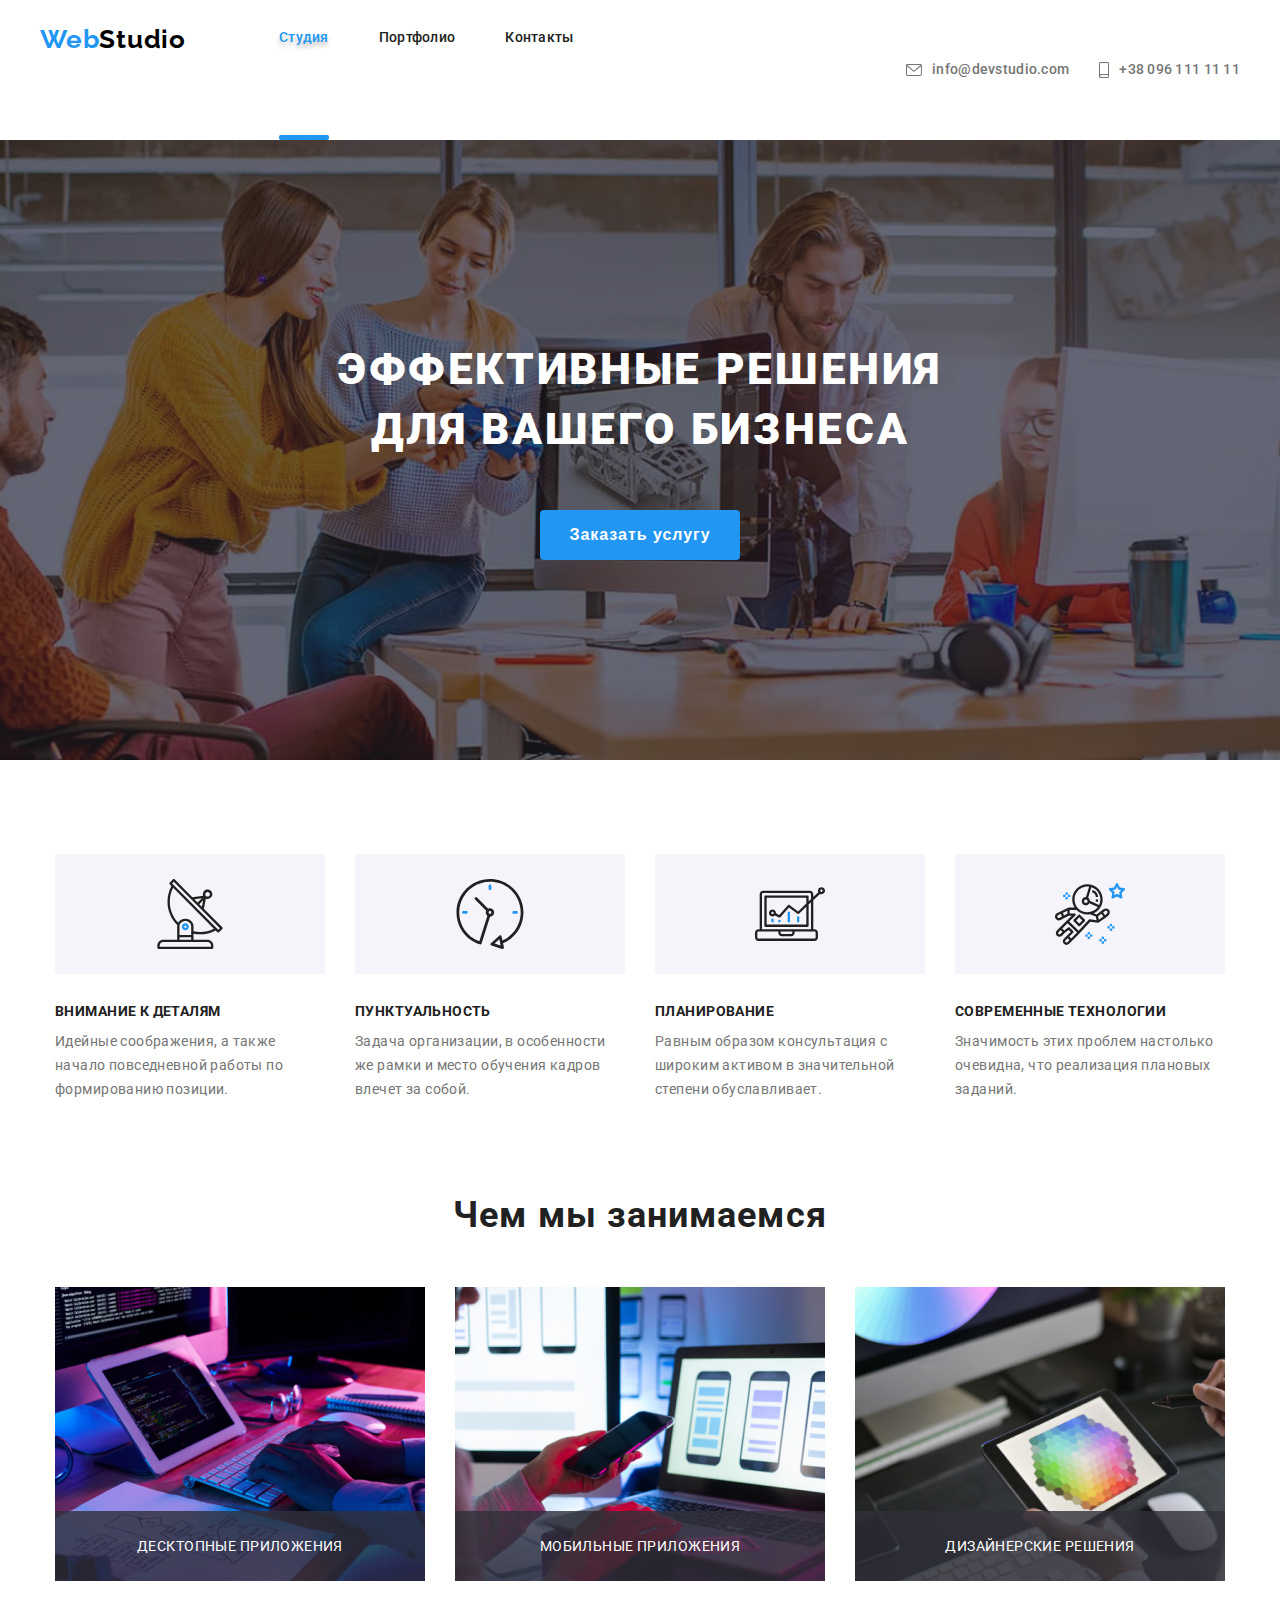
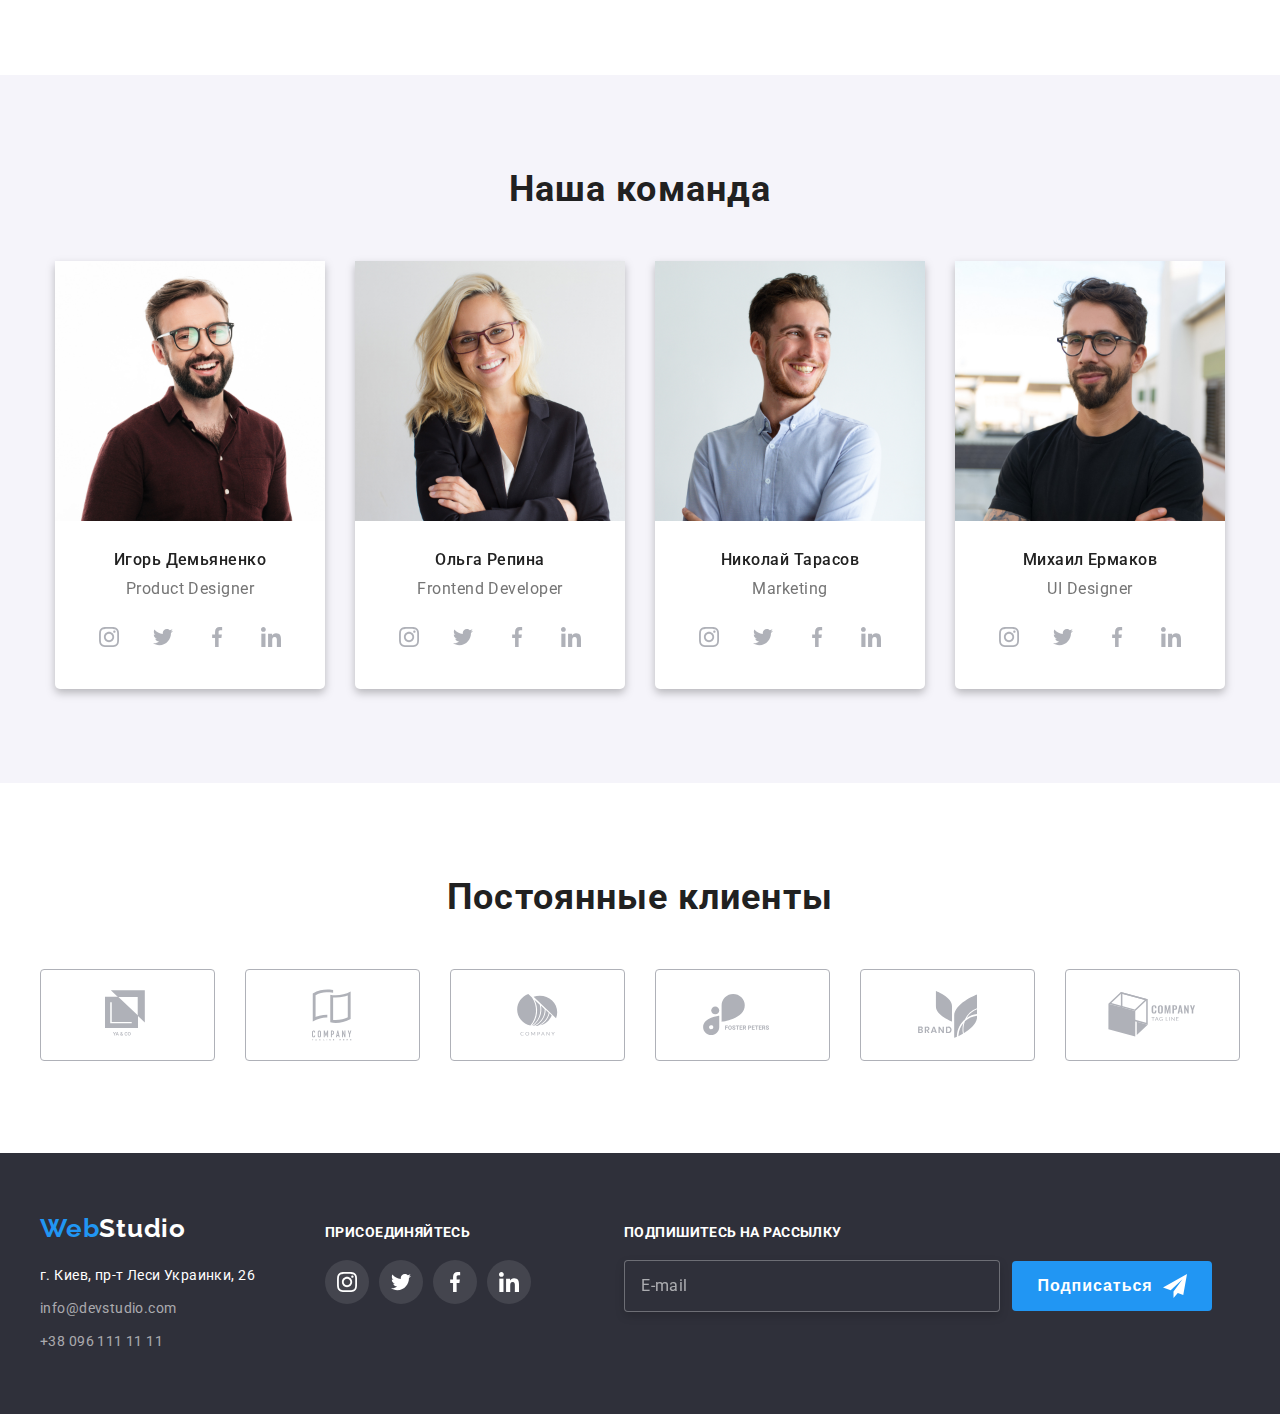
<file: index.html>
<!DOCTYPE html>
<html lang="ru">
<head>
    <meta charset="UTF-8">
    <meta name="viewport" content="width=device-width, initial-scale=1.0">
    <link rel="stylesheet" href="https://cdnjs.cloudflare.com/ajax/libs/modern-normalize/1.0.0/modern-normalize.min.css" integrity="sha512-ISS7cAi1PEhQ8jnbJpJZMd29NlhNj4AWYyLOSp2CE/CsHxTCu+r+t0D2yoJudVrd0/8fTVPUVDzY5Tvli75u/g==" crossorigin="anonymous" />
    <link rel="stylesheet" href="css/style.css">
    <link rel="preconnect" href="https://fonts.gstatic.com">
    <link href="https://fonts.googleapis.com/css2?family=Raleway:wght@700&amp;family=Roboto:wght@400;500;700;900&amp;display=swap" rel="stylesheet">
    <title>Веб Студия</title>
</head>
<body>

<!-- Шапка страницы -->
    <header>
        <div class="container-header">
            <nav class="main-nav">
               <a href="./index.html" class="logo">Web<span class="studio">Studio</span></a>
                <ul class="nav-list">
                    <li class="item">
                        <a class="link current" href="./index.html">Студия</a> 
                    </li>
                    <li class="item">
                        <a class="link" href="portfolio.html">Портфолио</a> 
                        </li>
                    <li class="item">
                        <a class="link" href="#">Контакты</a> 
                    </li>
                </ul>
             </nav>
            <address class="nav-contacts">
                
                <a class="contacts" href="mailto:info@devstudio.com">
                    <svg class="contacts-icon-envelope">
                        <use href="./img/icon/symbol-defs.svg#icon-envelope" >
                        </use>
                    </svg>
                info@devstudio.com</a>
               
                <a class="contacts" href="tel:+380961111111"> 
                    <svg class="contacts-icon-smartphone">
                        <use href="./img/icon/symbol-defs.svg#icon-smartphone" >
                        </use>
                    </svg>
                +38 096 111 11 11</a>
            </address> 
        </div>          
    </header>

<!-- Основной контент -->
    <main>
        
<!-- Герой страницы -->   
        <section class="hero">
            <div class="container-hero">
                <h1 class="hero-description">Эффективные решения <br> для вашего бизнеса</h1>
                
                <button  class="hero-button"data-modal-open>Заказать услугу</button>
            </div>
                <div  class="backdrop is-hidden"data-modal>
                    <div class="modal">
                        <button class="modal-closed" data-modal-close>
                            <svg class="btn-closed">
                                <use href="./img/icon/symbol-defs.svg#icon-close-black">
                                </use>
                            </svg>
                        </button>
                        <form class="modal-form js-send-form" autocomplete="off">
                            <span class="title-modal">Оставьте свои данные, мы вам перезвоним</span>
                            <label class="label-form">
                                <span class="title-imput">Имя</span>
                                <input class="inputs-form" type="text" name="name">
                                <svg width="18" height="18">
                                    <use href="./img/icon/symbol-defs.svg#persone-black-icon"></use>
                                </svg>
                            </label>
                            <label class="label-form">
                                <span class="title-imput">Телефон</span>
                                <input class="inputs-form" type="tel" name="tel">
                                <svg width="18" height="18">
                                    <use href="./img/icon/symbol-defs.svg#phone-black-icon"></use>
                                </svg>
                            </label>
                            <label class="label-form">
                                <span class="title-imput">Почта</span>
                                <input class="inputs-form" type="email" name="email">
                                <svg width="18" height="18">
                                    <use href="./img/icon/symbol-defs.svg#email-black-icon"></use>
                                </svg>
                            </label>
                            <label for="comment">
                                <span class="title-imput">Комментарий</span>
                            </label>
                            <textarea class="comment" name="comment" id="comment" placeholder="Введите текст"></textarea>
                            <div class="agreement">
                                <label>
                                <input class="checkbox visually-hidden" type="checkbox" name="agreement" id="agreement">
                                <span class="check">Соглашаюсь с рассылкой и принимаю <a href="">Условия договора</a></span>
                                </label>
                            </div>
                            <button class="modal-button" type="submit">Отправить</button>
                        </form>
                    </div>
                </div>
        </section>    
     
<!-- Организация работы -->
        <section class="about">
            <div class="container-about">
                <h2 class="visually-hidden">Приемущества</h2>
                    <ul class="advantages-list">
                        <li class="advantages-item">
                            <div class="advantegas-item-block">
                                <svg class="advantegas-icon">
                                    <use href="./img/icon/symbol-defs.svg#icon-antenna-1" >
                                    </use>
                                </svg>
                            </div>
                            <h3>Внимание к деталям</h3>
                            <p>Идейные соображения, а также начало повседневной работы по формированию позиции.</p>
                        </li>
                        <li class="advantages-item">
                            <div class="advantegas-item-block">
                                <svg class="advantegas-icon">
                                    <use href="./img/icon/symbol-defs.svg#icon-clock-1" >
                                    </use>
                                </svg>
                            </div>
                            <h3>Пунктуальность</h3>
                            <p>Задача организации, в особенности же рамки и место обучения кадров влечет за собой.</p>
                        </li> 
                        <li class="advantages-item">
                            <div class="advantegas-item-block">
                                <svg class="advantegas-icon">
                                    <use href="./img/icon/symbol-defs.svg#icon-diagram-1" >
                                    </use>
                                </svg>
                            </div>
                            <h3>Планирование</h3>
                            <p>Равным образом консультация с широким активом в значительной степени обуславливает.</p>
                        </li>
                        <li class="advantages-item">
                            <div class="advantegas-item-block">
                                <svg class="advantegas-icon">
                                    <use href="./img/icon/symbol-defs.svg#icon-astronaut-1" >
                                    </use>
                                </svg>
                            </div>
                            <h3>Современные технологии</h3>
                            <p>Значимость этих проблем настолько очевидна, что реализация плановых заданий.</p>
                        </li>
                    </ul>
            </div>
        </section>
<!-- Деятельность -->
        <section class="activity">
        <div class="activity-container">
            <h2>Чем мы занимаемся</h2>
                <ul class="activity-list">
                    <li class="activity-item">
                        <img src="./img/activity/box1.jpg" alt="компьютер" height="294px" width="370px">
                        <div class="activity-text">
                            <p>Десктопные приложения</p>
                        </div>
                    </li>
                    <li class="activity-item">
                        <img src="./img/activity/box2.jpg" alt="телефон" height="294px" width="370px">
                        <div class="activity-text">
                            <p>Мобильные приложения</p>
                        </div>
                    </li>
                    <li class="activity-item">
                        <img src="./img/activity/box3.jpg" alt="планшет" height="294px" width="370px">
                        <div class="activity-text">
                            <p>Дизайнерские решения</p>
                        </div>
                    </li>
                </ul>
            </div>
        </section>
<!-- Наша команда -->
         <section class="team">
            <div class="team-container">
                <h2>Наша команда</h2>
                <ul class="team-list">
                    <li class="team-cards">
                        <img src="./img/team/card1.jpg" alt="Игорь_Демьяненко" height="270px" width="270px">
                            <div class="cards-text">
                                <h3>Игорь Демьяненко</h3>
                                <p>Product Designer</p> 
                                <ul class="socials-list">
                                    <li> 
                                        <a class="socials-link" href="">
                                            <svg class="socials-icon">
                                                <use href="./img/icon/symbol-defs.svg#icon-instagram-2" >
                                                </use>
                                            </svg>
                                        </a>
                                    </li>
                                    <li> 
                                        <a class="socials-link" href=""> 
                                            <svg class="socials-icon">
                                                <use href="./img/icon/symbol-defs.svg#icon-twitter-1" >
                                                </use>
                                            </svg>
                                        </a>   
                                    </li>
                                    <li> 
                                        <a class="socials-link" href="">
                                            <svg class="socials-icon">
                                                <use href="./img/icon/symbol-defs.svg#icon-facebook-1" >
                                                </use>
                                            </svg>
                                        </a>
                                    </li>
                                    <li> 
                                        <a class="socials-link" href=""> 
                                            <svg class="socials-icon">
                                                <use href="./img/icon/symbol-defs.svg#icon-linkedin-1" >
                                                </use>
                                            </svg>
                                        </a>   
                                    </li>
                                </ul>
                            </div>
                    </li>
                    <li class="team-cards">
                        <img src="./img/team/card2.jpg" alt="Ольга_Репина" height="270px" width="270px">
                            <div class="cards-text">
                                <h3>Ольга Репина</h3>
                                <p>Frontend Developer</p> 
                                <ul class="socials-list">
                                    <li> 
                                        <a class="socials-link" href="">
                                            <svg class="socials-icon">
                                                <use href="./img/icon/symbol-defs.svg#icon-instagram-2" >
                                                </use>
                                            </svg>
                                        </a>
                                    </li>
                                    <li> 
                                        <a class="socials-link" href=""> 
                                            <svg class="socials-icon">
                                                <use href="./img/icon/symbol-defs.svg#icon-twitter-1" >
                                                </use>
                                            </svg>
                                        </a>   
                                    </li>
                                    <li> 
                                        <a class="socials-link" href="">
                                            <svg class="socials-icon">
                                                <use href="./img/icon/symbol-defs.svg#icon-facebook-1" >
                                                </use>
                                            </svg>
                                        </a>
                                    </li>
                                    <li> 
                                        <a class="socials-link" href=""> 
                                            <svg class="socials-icon">
                                                <use href="./img/icon/symbol-defs.svg#icon-linkedin-1" >
                                                </use>
                                            </svg>
                                        </a>   
                                    </li>
                                </ul>
                            </div> 
                    </li>
                    <li class="team-cards">
                        <img src="./img/team/card3.jpg" alt="Николай_Тарасов" height="270px" width="270px">
                            <div class="cards-text">
                                <h3>Николай Тарасов</h3>
                                <p>Marketing</p> 
                                <ul class="socials-list">
                                    <li> 
                                        <a class="socials-link" href="">
                                            <svg class="socials-icon">
                                                <use href="./img/icon/symbol-defs.svg#icon-instagram-2" >
                                                </use>
                                            </svg>
                                        </a>
                                    </li>
                                    <li> 
                                        <a class="socials-link" href=""> 
                                            <svg class="socials-icon">
                                                <use href="./img/icon/symbol-defs.svg#icon-twitter-1" >
                                                </use>
                                            </svg>
                                        </a>   
                                    </li>
                                    <li> 
                                        <a class="socials-link" href="">
                                            <svg class="socials-icon">
                                                <use href="./img/icon/symbol-defs.svg#icon-facebook-1" >
                                                </use>
                                            </svg>
                                        </a>
                                    </li>
                                    <li> 
                                        <a class="socials-link" href=""> 
                                            <svg class="socials-icon">
                                                <use href="./img/icon/symbol-defs.svg#icon-linkedin-1" >
                                                </use>
                                            </svg>
                                        </a>   
                                    </li>
                                </ul>
                            </div>
                    </li>
                    <li class="team-cards">
                        <img src="./img/team/card4.jpg" alt="Михаил_Ермаков" height="270px" width="270px">
                            <div class="cards-text">
                                <h3>Михаил Ермаков</h3>
                                <p>UI Designer</p> 
                                <ul class="socials-list">
                                    <li> 
                                        <a class="socials-link" href="">
                                            <svg class="socials-icon">
                                                <use href="./img/icon/symbol-defs.svg#icon-instagram-2" >
                                                </use>
                                            </svg>
                                        </a>
                                    </li>
                                    <li> 
                                        <a class="socials-link" href=""> 
                                            <svg class="socials-icon">
                                                <use href="./img/icon/symbol-defs.svg#icon-twitter-1" >
                                                </use>
                                            </svg>
                                        </a>   
                                    </li>
                                    <li> 
                                        <a class="socials-link" href="">
                                            <svg class="socials-icon">
                                                <use href="./img/icon/symbol-defs.svg#icon-facebook-1" >
                                                </use>
                                            </svg>
                                        </a>
                                    </li>
                                    <li> 
                                        <a class="socials-link" href=""> 
                                            <svg class="socials-icon">
                                                <use href="./img/icon/symbol-defs.svg#icon-linkedin-1" >
                                                </use>
                                            </svg>
                                        </a>   
                                    </li>
                                </ul>
                            </div> 
                    </li>
                </ul>
            </div>
        </section>
        <section class="client-section">
            <div class="client-container">
            <h2>Постоянные клиенты</h2>
            <ul class="client-list">
                <li>
                    <a class="client-link" href="#">
                        <svg class="client-icon" width="44px"  height="49">
                            <use href="./img/icon/symbol-defs.svg#icon-logo-1">
                            </use>
                        </svg>
                    </a>
                </li>
                <li>
                    <a class="client-link" href="#">
                        <svg class="client-icon" width="40px"  height="52">
                            <use href="./img/icon/symbol-defs.svg#icon-logo-2">
                            </use>
                        </svg>
                    </a>
                </li>
                <li>
                    <a class="client-link" href="#">
                        <svg class="client-icon" width="41px"  height="42">
                            <use href="./img/icon/symbol-defs.svg#icon-logo-3">
                            </use>
                        </svg>
                    </a>
                </li>
                <li>
                    <a class="client-link" href="#">
                        <svg class="client-icon" width="79px"  height="42">
                            <use href="./img/icon/symbol-defs.svg#icon-logo-4" >
                            </use>
                        </svg>
                    </a>  
                </li>
                <li>
                    <a class="client-link" href="#">
                        <svg class="client-icon" width="59px"  height="47">
                            <use href="./img/icon/symbol-defs.svg#icon-logo-5">
                            </use>
                        </svg>
                    </a>
                </li>
                <li>
                    <a class="client-link" href="#">
                        <svg class="client-icon" width="88px"  height="45">
                            <use href="./img/icon/symbol-defs.svg#icon-logo-6">
                            </use>
                        </svg>
                    </a>  
                </li>
            </ul>
        </div>
        </section>
    </main>

<!-- Подвал страницы-->
        <footer>
            <div class="footer-container">
                <div class="adress-container">
                    <h2 class="visually-hidden">Где нас найти</h2> 
                        <a href="./index.html" class="logo-footer">Web<span class="studio-footer">Studio</span></a>
                            <address class="address-contacts">
                            <p>г. Киев, пр-т Леси Украинки, 26 </p> 
                            <a href="mailto:info@devstudio.com">info@devstudio.com</a> 
                            <a href="tel:+380961111111">+38 096 111 11 11</a>
                            </address>
                </div>     
                <div class="socials-container-footer">
                    <b class="get-us">присоединяйтесь</b>
                        <ul class="socials-list-footer">
                            <li> 
                                <a class="socials-link-footer" href="">
                                    <svg class="socials-icon-footer">
                                        <use href="./img/icon/symbol-defs.svg#icon-instagram-2" >
                                        </use>
                                    </svg>
                                </a>
                            </li>
                            <li> 
                                <a class="socials-link-footer" href=""> 
                                    <svg class="socials-icon-footer">
                                        <use href="./img/icon/symbol-defs.svg#icon-twitter-1" >
                                        </use>
                                    </svg>
                                </a>   
                            </li>
                            <li> 
                                <a class="socials-link-footer" href="">
                                    <svg class="socials-icon-footer">
                                        <use href="./img/icon/symbol-defs.svg#icon-facebook-1" >
                                        </use>
                                    </svg>
                                </a>
                            </li>
                            <li> 
                                <a class="socials-link-footer" href=""> 
                                    <svg class="socials-icon-footer">
                                        <use href="./img/icon/symbol-defs.svg#icon-linkedin-1" >
                                        </use>
                                    </svg>
                                </a>   
                            </li>
                        </ul>
                </div>
                    <div class="subscribe-container">
                        <b class="subscribe-web-studio">
                        Подпишитесь на рассылку
                        </b>
                        <form class="subscribe js-footer-send-form">
                                <div class="footer-mail">
                                    <input class="input-subscribe" type="email" placeholder="E-mail" name="mail" id="mail">
                                        <button class="btn-subscribe" type="submit" name="mail">Подписаться
                                            <svg class="icon-send" width="24" height="24">
                                                <use href="./img/icon/symbol-defs.svg#icon-send">
                                                </use>
                                            </svg>
                                        </button>
                                </div>  
                        </form>  
                    </div>    
            </div> 
        </footer>
        <script src="./js/modal.js"></script>
        <!-- Заказ услуги -->
        <script>
            (() => {
      document
        .querySelector('.js-send-form')
        .addEventListener('submit', e => {
        e.preventDefault();
    
        new FormData(e.currentTarget).forEach((value, name) =>
          console.log(`${name}: ${value}`),
        );
      });
    })();
        </script>
        <!-- Подписка -->
        <script>
            (() => {
      document
        .querySelector('.js-footer-send-form')
        .addEventListener('submit', e => {
        e.preventDefault();
    
        new FormData(e.currentTarget).forEach((value, name) =>
          console.log(`${name}: ${value}`),
        );
      });
    })();
        </script>
</body>
</html>
</file>
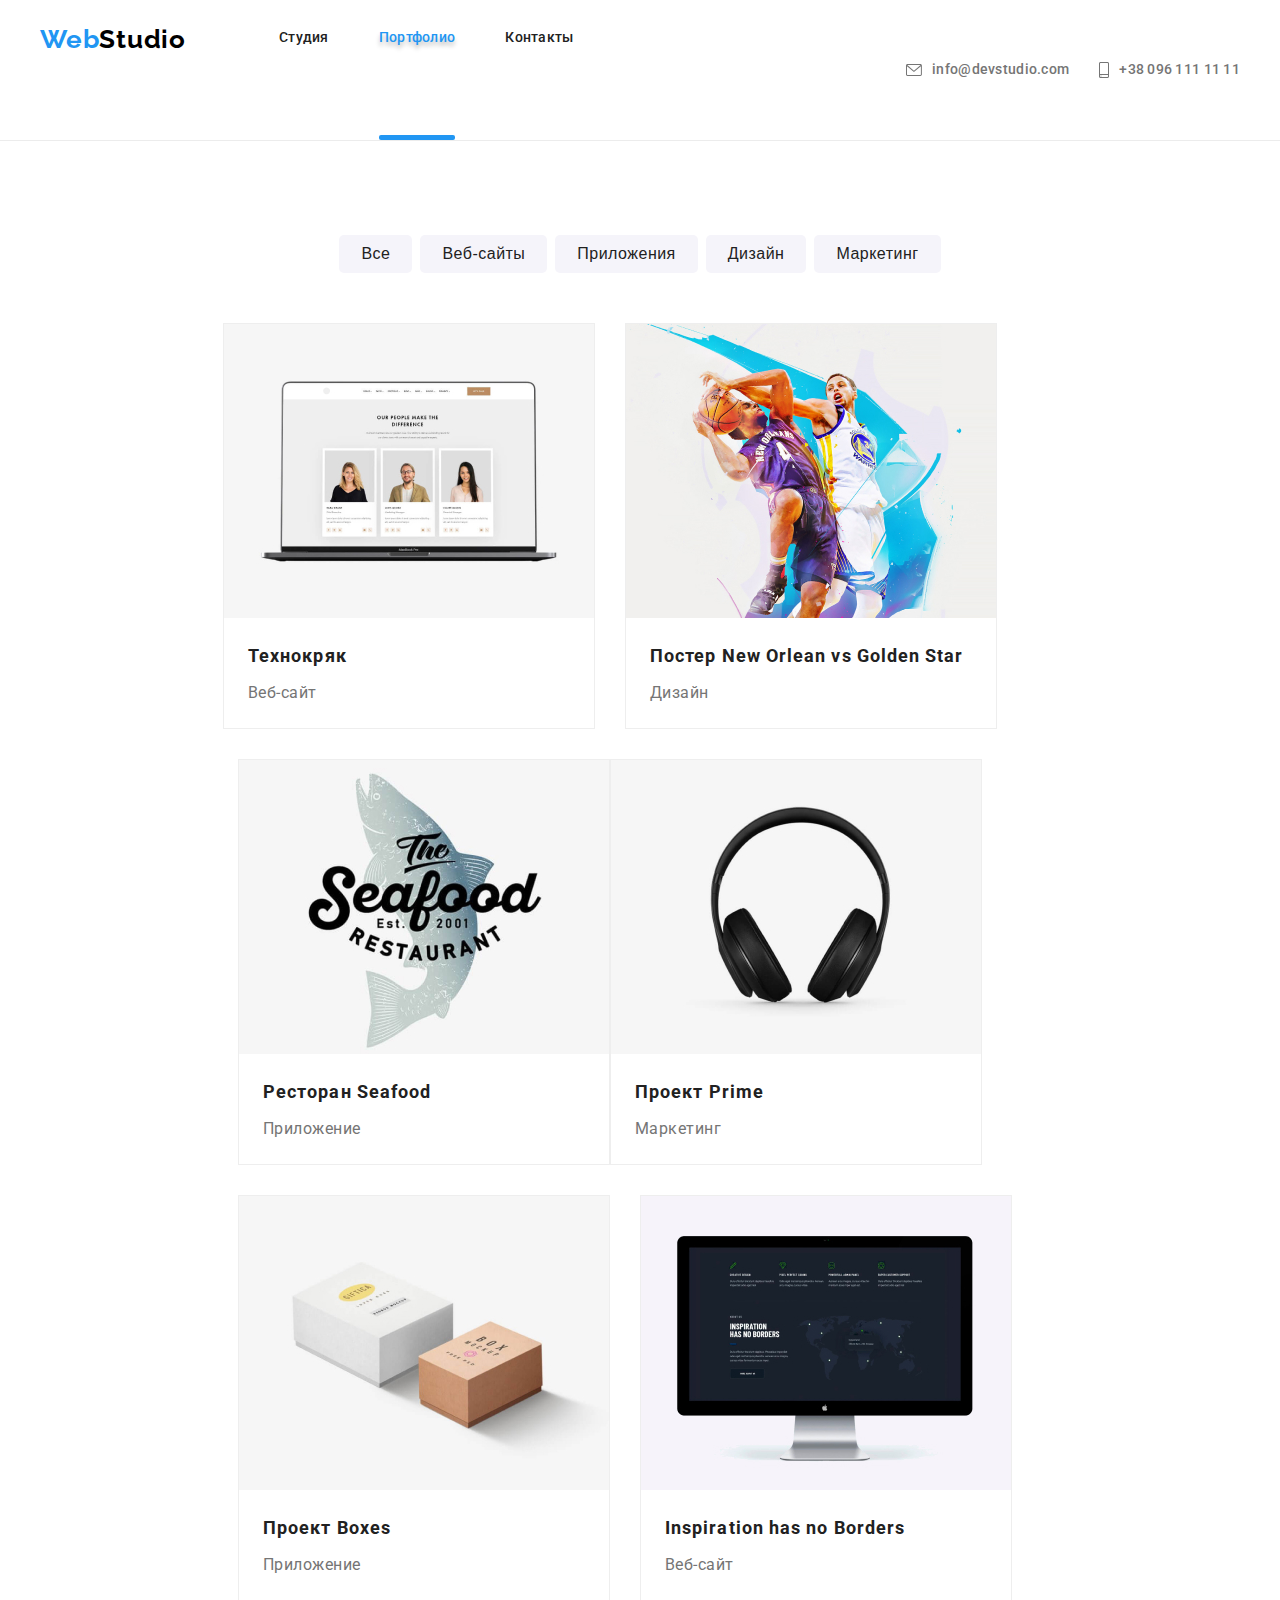
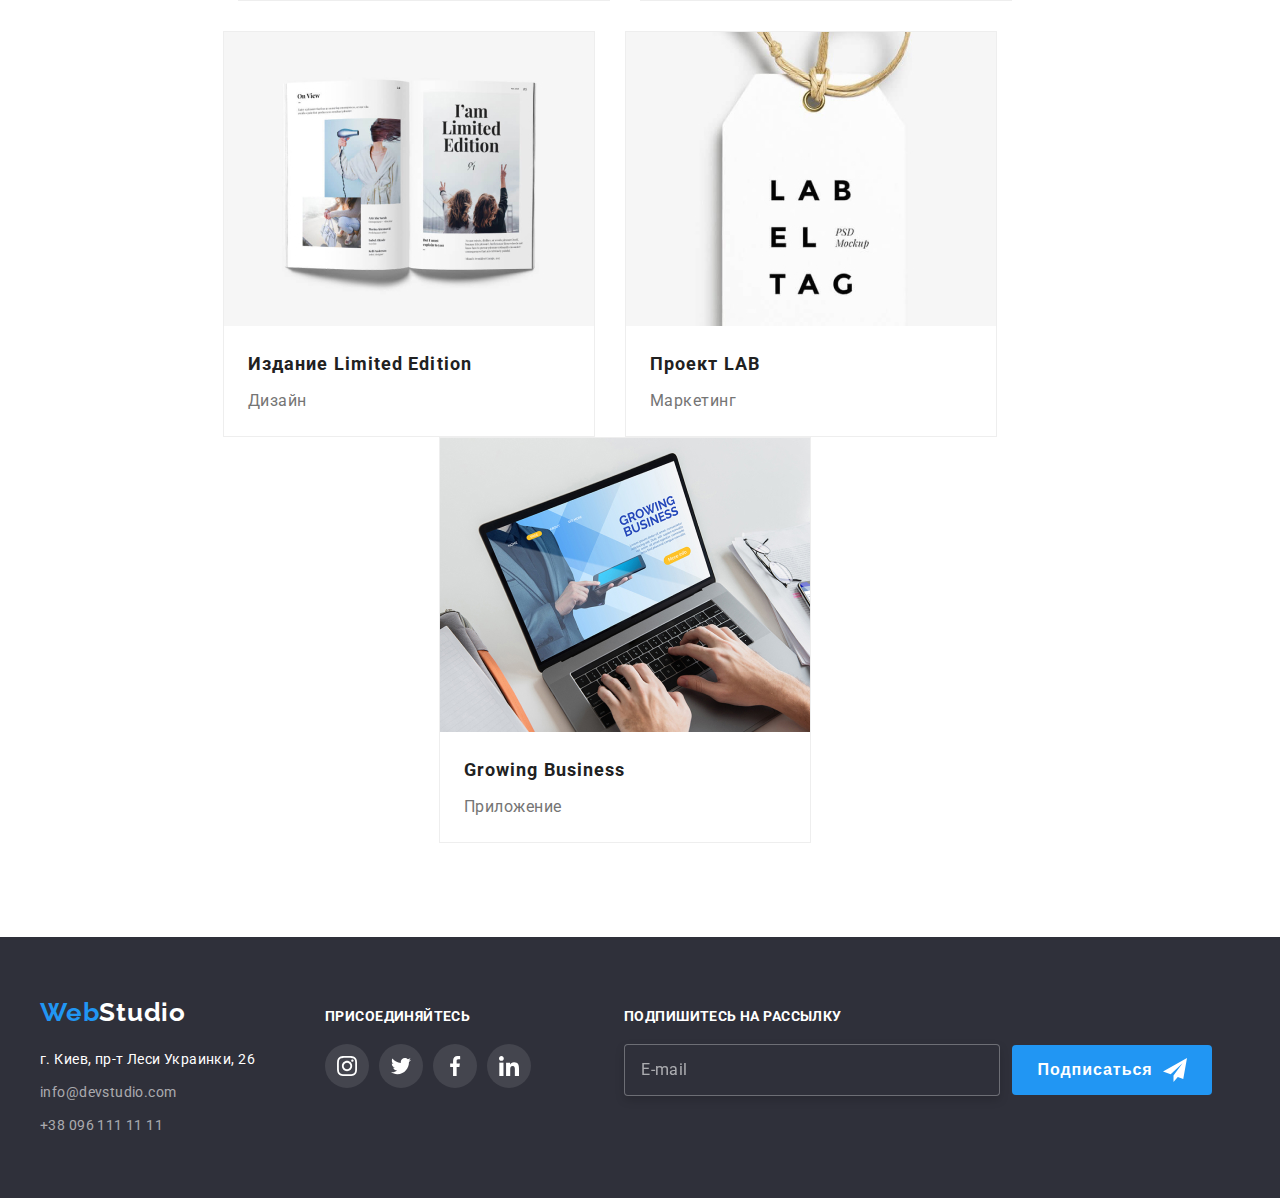
<file: portfolio.html>
<!DOCTYPE html>
<html lang="ru">
<head>
    <meta charset="UTF-8">
    <meta name="viewport" content="width=device-width, initial-scale=1.0">
    <link rel="stylesheet" href="https://cdnjs.cloudflare.com/ajax/libs/modern-normalize/1.0.0/modern-normalize.min.css" integrity="sha512-ISS7cAi1PEhQ8jnbJpJZMd29NlhNj4AWYyLOSp2CE/CsHxTCu+r+t0D2yoJudVrd0/8fTVPUVDzY5Tvli75u/g==" crossorigin="anonymous" />
    <link rel="stylesheet" href="css/style.css">
    <link rel="preconnect" href="https://fonts.gstatic.com">
    <link href="https://fonts.googleapis.com/css2?family=Raleway:wght@700&amp;family=Roboto:wght@400;500;700;900&amp;display=swap" rel="stylesheet">
    <title>Портфолио</title>
</head>
<body>
    
<!-- Шапка страницы -->
<header>
    <div class="container-header">
        <nav class="main-nav">
           <a href="./index.html" class="logo">Web<span class="studio">Studio</span></a>
            <ul class="nav-list">
                <li class="item">
                    <a class="link" href="./index.html">Студия</a> 
                </li>
                <li class="item">
                    <a class="link current" href="portfolio.html">Портфолио</a> 
                    </li>
                <li class="item">
                    <a class="link" href="#">Контакты</a> 
                </li>
            </ul>
         </nav>
        <address class="nav-contacts">
            
            <a class="contacts" href="mailto:info@devstudio.com">
                <svg class="contacts-icon-envelope">
                    <use href="./img/icon/symbol-defs.svg#icon-envelope" >
                    </use>
                </svg>
            info@devstudio.com</a>
           
            <a class="contacts" href="tel:+380961111111"> 
                <svg class="contacts-icon-smartphone">
                    <use href="./img/icon/symbol-defs.svg#icon-smartphone" >
                    </use>
                </svg>
            +38 096 111 11 11</a>
        </address> 
    </div>          
</header>
<!-- Основной контент -->
<main>
    <section class="project">
        <div class="container-project">
            <h1 class="visually-hidden">Портфолио</h1>
                <ul class="list-btn-project">
                    <li> <button class="btn-project" type="button">Все</button> </li>
                    <li> <button class="btn-project" type="button">Веб-сайты</button> </li>
                    <li> <button class="btn-project" type="button">Приложения</button> </li>
                    <li> <button class="btn-project" type="button">Дизайн</button> </li>
                    <li> <button class="btn-project" type="button">Маркетинг</button> </li>
                </ul>

                <ul class="project-cards">
                        <li class="container-cards">
                            <a class="card-link" href="">
                                <div class="thumb">
                                    <div class="overlay">
                                        <p>
                                            Технокряк это современная площадка распространения коронавируса.
                                             Компании используют эту платформу для цифрового шпионажа и атак
                                              на защищённые сервера конкурентов.
                                        </p>
                                    </div>
                                    <img src="./img/project/project-1.jpg" alt="" height="294px" width="370px"> 
                                </div>
                                <div class="cards">
                                    <h2>Технокряк</h2>
                                    <p>Веб-сайт</p>
                                </div>
                            </a>
                        </li>

                        <li class="container-cards">
                            <a class="card-link" href="">
                                <div class="thumb">
                                    <div class="overlay">
                                        <p>
                                            Технокряк это современная площадка распространения коронавируса.
                                             Компании используют эту платформу для цифрового шпионажа и атак
                                              на защищённые сервера конкурентов.
                                        </p>
                                    </div>
                                    <img src="./img/project/project-2.jpg" alt="" height="294px" width="370px"> 
                                </div>
                                <div class="cards"> 
                                    <h2>Постер New Orlean vs Golden Star</h2>
                                    <p>Дизайн</p>
                                </div>
                            </a>
                        </li>
                    
                        <li class="container-cards">
                            <a class="card-link" href="">
                                <div class="thumb">
                                    <div class="overlay">
                                        <p>
                                            Технокряк это современная площадка распространения коронавируса.
                                             Компании используют эту платформу для цифрового шпионажа и атак
                                              на защищённые сервера конкурентов.
                                        </p>
                                    </div>
                                    <img src="./img/project/project-3.jpg" alt="" height="294px" width="370px"> 
                                </div>
                                <div class="cards"> 
                                    <h2>Ресторан Seafood</h2>
                                    <p>Приложение</p>
                                </div>
                            </a>
                        </li>
                    
                        <li class="container-cards">
                             <a class="card-link" href="">
                                <div class="thumb">
                                    <div class="overlay">
                                        <p>
                                            Технокряк это современная площадка распространения коронавируса.
                                             Компании используют эту платформу для цифрового шпионажа и атак
                                              на защищённые сервера конкурентов.
                                        </p>
                                    </div>
                                    <img src="./img/project/project-4.jpg" alt="" height="294px" width="370px"> 
                                </div> 
                                <div class="cards">
                                    <h2>Проект Prime</h2>
                                    <p>Маркетинг</p>
                                </div>
                            </a>
                        </li>
                   
                        <li class="container-cards">
                            <a class="card-link" href="">
                                <div class="thumb">
                                    <div class="overlay">
                                        <p>
                                            Технокряк это современная площадка распространения коронавируса.
                                             Компании используют эту платформу для цифрового шпионажа и атак
                                              на защищённые сервера конкурентов.
                                        </p>
                                    </div>
                                    <img src="./img/project/project-5.jpg"  alt="" height="294px" width="370px"> 
                                </div> 
                                <div class="cards"> 
                                    <h2>Проект Boxes</h2>
                                    <p>Приложение</p>
                                </div>
                            </a>
                        </li>
                    
                        <li class="container-cards">
                            <a class="card-link" href="">
                                <div class="thumb">
                                    <div class="overlay">
                                        <p>
                                            Технокряк это современная площадка распространения коронавируса.
                                             Компании используют эту платформу для цифрового шпионажа и атак
                                              на защищённые сервера конкурентов.
                                        </p>
                                    </div>
                                    <img src="./img/project/project-6.jpg"  alt="" height="294px" width="370px"> 
                                </div> 
                                <div class="cards">
                                    <h2>Inspiration has no Borders</h2>
                                    <p>Веб-сайт</p>
                                </div>
                            </a>
                        </li>
                 
                        <li class="container-cards">
                            <a class="card-link" href="">
                                <div class="thumb">
                                    <div class="overlay">
                                        <p>
                                            Технокряк это современная площадка распространения коронавируса.
                                             Компании используют эту платформу для цифрового шпионажа и атак
                                              на защищённые сервера конкурентов.
                                        </p>
                                    </div>
                                    <img src="./img/project/project-7.jpg"  alt="" height="294px" width="370px"> 
                                </div> 
                                <div class="cards"> 
                                    <h2>Издание Limited Edition</h2>
                                    <p>Дизайн</p>
                                </div>
                            </a>
                        </li>
                 
                        <li class="container-cards">
                            <a class="card-link" href="">
                                <div class="thumb">
                                    <div class="overlay">
                                        <p>
                                            Технокряк это современная площадка распространения коронавируса.
                                             Компании используют эту платформу для цифрового шпионажа и атак
                                              на защищённые сервера конкурентов.
                                        </p>
                                    </div>
                                    <img src="./img/project/project-8.jpg"  alt="" height="294px" width="370px"> 
                                </div> 
                                <div class="cards"> 
                                    <h2>Проект LAB</h2>
                                    <p>Маркетинг</p>
                                </div>
                            </a>
                        </li>

                        <li class="container-cards">
                            <a class="card-link" href="">
                                <div class="thumb">
                                    <div class="overlay">
                                        <p>
                                            Технокряк это современная площадка распространения коронавируса.
                                             Компании используют эту платформу для цифрового шпионажа и атак
                                              на защищённые сервера конкурентов.
                                        </p>
                                    </div>
                                    <img src="./img/project/project-9.jpg"  alt="" height="294px" width="370px"> 
                                </div> 
                                <div class="cards">
                                    <h2>Growing Business</h2>
                                    <p>Приложение</p>
                                </div>
                            </a>
                        </li>
                </ul>
        </div>
    </section>
    
</main>

<!-- Подвал страницы-->
<footer>
    <div class="footer-container">
        <div class="adress-container">
            <h2 class="visually-hidden">Где нас найти</h2> 
                <a href="./index.html" class="logo-footer">Web<span class="studio-footer">Studio</span></a>
                    <address class="address-contacts">
                    <p>г. Киев, пр-т Леси Украинки, 26 </p> 
                    <a href="mailto:info@devstudio.com">info@devstudio.com</a> 
                    <a href="tel:+380961111111">+38 096 111 11 11</a>
                    </address>
        </div>     
        <div class="socials-container-footer">
            <b class="get-us">присоединяйтесь</b>
                <ul class="socials-list-footer">
                    <li> 
                        <a class="socials-link-footer" href="">
                            <svg class="socials-icon-footer">
                                <use href="./img/icon/symbol-defs.svg#icon-instagram-2" >
                                </use>
                            </svg>
                        </a>
                    </li>
                    <li> 
                        <a class="socials-link-footer" href=""> 
                            <svg class="socials-icon-footer">
                                <use href="./img/icon/symbol-defs.svg#icon-twitter-1" >
                                </use>
                            </svg>
                        </a>   
                    </li>
                    <li> 
                        <a class="socials-link-footer" href="">
                            <svg class="socials-icon-footer">
                                <use href="./img/icon/symbol-defs.svg#icon-facebook-1" >
                                </use>
                            </svg>
                        </a>
                    </li>
                    <li> 
                        <a class="socials-link-footer" href=""> 
                            <svg class="socials-icon-footer">
                                <use href="./img/icon/symbol-defs.svg#icon-linkedin-1" >
                                </use>
                            </svg>
                        </a>   
                    </li>
                </ul>
        </div>
        <form class="subscribe js-footer-send-form">
            <label for="mail" name="mail" class="subscribe-web-studio">
            Подпишитесь на рассылку
            </label>
                <div class="footer-mail">
                    <input class="input-subscribe" type="email" placeholder="E-mail" name="mail" id="mail">
                        <button class="btn-subscribe" type="submit" name="mail">Подписаться
                            <svg class="icon-send" width="24" height="24">
                                <use href="./img/icon/symbol-defs.svg#icon-send">
                                </use>
                            </svg>
                        </button>
                </div>
                
        </form> 
    </div> 
</footer>
</body>
</html>
</file>
<file: css/style.css>
/* html{
    box-sizing: border-box;
}
*,
*::before,
*::after{
    box-sizing: inherit;
} */

*{
    margin: 0;
    padding: 0;
    }

    ul {
    list-style: none;
    } 
    
    a {
    text-decoration: none;
    } 
    img{
        display: block;
        max-width: 100%;
        height: auto;
    }
    body {
        font-family: 'Roboto', sans-serif; 
    }
    
    :root{
        --title-text-color:#212121;
        --primary-text-color:#757575;
        --hero-text-color:#ffffff;
        --accent-text-color:#2196F3;
        --studio-header-color:#000000;
        --hero-background-color:#2F303A;   
        --team-background-color:#F5F4FA;
        --address-contacts-link-color:rgba(255, 255, 255, 0.6);
        --text-shadow: rgba(0, 0, 0, 0.25);
        --cards-border-color:#EEEEEE;
        --project-border-color: #ececec;
        --social-icon-color:#afb1b8;
        --color-svg: currentColor;
    }
    .visually-hidden {
        position: absolute;
        width: 1px;
        height: 1px;
        margin: -1px;
        border: 0;
        padding: 0;
        
        white-space: nowrap;
        clip-path: inset(100%);
        clip: rect(0 0 0 0);
        overflow: hidden;
      }
    /* index.htlm стиль */
    
    /* Шапка страницы */
   .container-header{
        display: flex;
        align-items: center;
        width: 1200px;
        margin-left: auto;
        margin-right: auto;
        padding: 0px 15px;
   }
   .main-nav{
       display: flex;
       margin-right: auto;
   }
    .logo {
        padding-top: 24px;
        padding-bottom: 25px;
        display:block;
        align-items: center;
        margin-right:93px;
        color: var(--accent-text-color);

        font-family: 'Raleway', sans-serif;
        font-weight: 700;
        font-size: 26px;
        line-height: 1.2em;
        letter-spacing: 0.03em;
        transition:  250ms cubic-bezier(0.4, 0, 0.2, 1);
        transition-property:text-shadow;
    }
    .studio{
        color:var(--studio-header-color); 
    }
    .logo:hover,
    .logo:focus{
        text-shadow: 0px 4px 4px var(--text-shadow);
    }
    .nav-list{
        display: flex;
    }
    .nav-list .item:not(:last-child){
        margin-right: 50px;
    }
    .nav-list .link{ 
        position: relative;
        display: block;
        height: 80px;
        padding: 30px 0px;

        font-weight: 500;
        font-size: 14px;
        line-height: 1.14em;
        letter-spacing: 0.02em;
        color: var(--title-text-color);
        transition:  250ms cubic-bezier(0.4, 0, 0.2, 1);
        transition-property:color,text-shadow;
    }
    .link::after {
        content: '';

        position: absolute;
        left: 0;
        bottom: 0;

        display: block;
        width: 100%;
        height: 5px;
        border-radius: 2px;

        background-color:currentColor;
        opacity: 0;
    }
   
    .link.current::after {
        opacity: 1;
    }
    .nav-list .link:hover,
    .nav-list .link:focus,
    .nav-list .link.current {
        color: var(--accent-text-color);
        text-shadow: 0px 4px 4px var(--text-shadow);    
    } 
    .nav-contacts{
        display: flex;
    }
    .nav-contacts .contacts{
        display: flex;
        align-items: center;
        font-style: normal;
        font-weight: 500;
        font-size: 14px;
        line-height: 1.14em;
        letter-spacing: 0.02em;
        color: var(--primary-text-color);
        transition:  250ms cubic-bezier(0.4, 0, 0.2, 1); 
        transition-property:color,text-shadow;
    }
    .nav-contacts .contacts:hover,
    .nav-contacts .contacts:focus {
        color: var(--accent-text-color);
        text-shadow: 0px 4px 4px var(--text-shadow);
    } 
    .contacts{
        margin-right: 30px;
    }
    .contacts:last-child{
        margin-right: 0px;
    }
    .contacts-icon-envelope{
        margin-right: 10px;
        height: 12px;
        width: 16px;  
    }
    .contacts-icon-smartphone{
        margin-right: 10px;
        height: 16px;
        width: 10px;
    }
    .contacts-icon-smartphone .contacts-icon-envelope:hover,
    .contacts-icon-smartphone .contacts-icon-envelope:focus {
        fill: var(--accent-text-color);
    }

    /* ------Герой страницы------ */
    .container-hero{
        width: 1200px;
        margin-left: auto;
        margin-right: auto;
        
        padding: 200px 15px;
        text-align: center;
    }
    .hero{
        max-width: 1600px;
        margin: 0 auto;
        background-color: var(--hero-background-color);
        background-image: linear-gradient(to right, rgba(47, 48, 58, 0.4), rgba(47, 48, 58, 0.4)),
         url(../img/hero-image.jpg);
        background-repeat: no-repeat;
        background-position: center;
        background-size: cover;
    }
    .hero-description{
        margin-bottom: 50px;
        font-weight: 900;
        font-size: 44px;
        line-height: 1.36em;  
        letter-spacing: 0.06em;
        text-align: center;
        text-transform: uppercase;
        color: var(--hero-text-color);
    }
    .hero-button{
        display:inline-block;
        cursor: pointer;

        height: 50px;
        width: 200px;
        border: 0;
        border-radius: 4px;
        padding: 8px 16px;

        font-weight: 700;
        font-size: 16px;
        line-height: 1.87em; 
        letter-spacing: 0.06em;
        
        background: var(--accent-text-color);
        color: var(--hero-text-color);
    }
    .hero-button:hover, 
    .hero-button:focus {
        background-color: #188CE8;
        cursor: pointer;
    }
    .backdrop{
        position: fixed;
        top:0;
        left:0;
        width: 100%;
        height: 100%;
        background: rgba(0, 0, 0, 0.2);

        opacity: 1;
        transition: 250ms cubic-bezier(0.4, 0, 0.2, 1);
        transition-property: all;
        z-index: 10;
    }
    .modal{
        position: absolute;
        padding: 40px;
        border: 1px;
        border-radius: 4px;
        top:50%;
        left:50%;
        box-shadow: 0px 1px 1px rgba(0, 0, 0, 0.12), 0px 4px 4px rgba(0, 0, 0, 0.06), 1px 4px 6px rgba(0, 0, 0, 0.16);
        
        transform: translate(-50%, -50%);
        background-color: var(--hero-text-color);
    }
    .is-hidden{
        visibility: hidden;
        opacity: 0;
        pointer-events: none;
    }
    .modal-closed {
        position: absolute;
        top: 8px;
        right: 8px;
        padding: 1px 6px;
        width: 30px;
        height: 30px;
        
        background-color: var(--hero-text-color);
        border: 1px solid rgba(0, 0, 0, 0.1);
        border-radius: 50%;
        cursor: pointer;
    }
    .modal-closed:hover, 
    .modal-closed:focus {
        fill: #188CE8;
        cursor: pointer;
    }
    .btn-closed {
        position: absolute;
        width: 18px;
        height: 18px;
        top: 50%;
        left: 50%;
        transform:translate(-50%,-50%); 
    }
    /* -----------Заказать услугу------------- */
    .modal-form {
        display: flex;
        flex-direction: column;
    }
    .title-modal {
        font-weight: bold;
        font-size: 20px;
        line-height: 1.15;
        text-align: center;
        letter-spacing: 0.03em;
        color: var(--title-text-color);
        margin-bottom: 12px;
    }
    .modal-form .label-form {
        position: relative;
    }
    .title-imput {
        display: block;
        font-size: 12px;
        line-height: 1.17;
        letter-spacing: 0.01em;
        color: var(--primary-text-color);
        margin-bottom: 4px;
    }
    .inputs-form {
        width: 448px;
        height: 40px;
        padding: 11px 42px;

        border: 1px solid rgba(33, 33, 33, 0.2);
        border-radius: 4px;
        margin-bottom: 10px;
        outline: transparent;
        cursor: pointer;
        transition: border 250ms cubic-bezier(0.4, 0, 0.2, 1);
    }
    .label-form svg{
        position: absolute;
        top: 29px;
        left: 12px;
        transition: fill 250ms cubic-bezier(0.4, 0, 0.2, 1);
    }
    .comment {
        resize: none;
        width: 448px;
        height: 120px;
        padding: 12px 16px;

        border: 1px solid rgba(33, 33, 33, 0.2);
        border-radius: 4px;
        margin-bottom: 20px;
        outline: transparent;
        cursor: pointer;
        transition: border 250ms cubic-bezier(0.4, 0, 0.2, 1);
    }
    .inputs-form:focus-within, .comment:focus-within {
        border: 1px solid var(--accent-text-color);
    }
    .inputs-form:focus-within ~ svg {
        fill: var(--accent-text-color);
    }
    .comment::placeholder {
        font-size: 12px;
        line-height: 1.17;
        letter-spacing: 0.01em;
        color: rgba(117, 117, 117, 0.5);
    }
    .agreement {
        display: flex;
        justify-content: center;
        margin-bottom: 30px;
        font-size: 14px;
        line-height: 1.71;
        letter-spacing: 0.03em;
        color: var(--primary-text-color);
    }
    .check::before {
        display: inline-block;
        position: absolute;
        content: ' ';
        width: 16px;
        height: 15px;
        left:-10px;
        bottom: 4px;
    }
    .check::before {
        background-image: url(../img/icon/checkbox-icon.svg);
        transition: fill 250ms cubic-bezier(0.4, 0, 0.2, 1),
        background-color 250ms cubic-bezier(0.4, 0, 0.2, 1),
        background-image 250ms cubic-bezier(0.4, 0, 0.2, 1);
    }
    .checkbox:checked + .check::before {
        background-color:var(--accent-text-color);
        background-image: url(../img/icon/check.svg);
        border-radius: 2px;
    }
    .agreement span{
        display: block;
        align-items: center;
    }
    .agreement label {
        position: relative;
        display: block;
        padding-left: 12px;
    }
    .agreement a {
        text-decoration-line: underline;
        color: var(--accent-text-color);
    }
    .modal-button {
        width: 200px;
        height: 50px;
        margin-right: auto;
        margin-left: auto;

        font-weight: bold;
        font-size: 16px;
        line-height: 1.87;
        border: none;
        border-radius: 4px;
        color: var(--hero-text-color);
        background-color: var(--accent-text-color);
        box-shadow: 0px 4px 4px rgba(0, 0, 0, 0.15);
        transition: background-color 250ms cubic-bezier(0.4, 0, 0.2, 1);
    }
    .modal-button:hover, 
    .modal-button:focus {
        background-color: #188CE8;
        cursor: pointer;
    }
    
    /* ------Организация работы------ */
    .about{
        display: flex;
        justify-content: center;
    }
    .container-about{
        width: 1200px;
        margin-left: auto;
        margin-right: auto;
        padding: 94px 15px;
    } 
    .advantages-list{
        display: flex; 
        justify-content: center; 
    }
    .advantages-item{
        margin-right: 30px;
        width: 270px;
    } 
    .advantages-item:last-child{
        margin-right: 0px;
    }
    .advantages-item h3{
        display: block;
        margin-bottom: 10px;
    }
    .about h3{
        font-weight: 700;
        font-size: 14px;
        line-height: 1.14em;
        letter-spacing: 0.03em;
        text-transform: uppercase;
        color: var(--title-text-color);
    }
    .about p{
        font-weight: 400;
        font-size: 14px;
        line-height: 1.71em;
        letter-spacing: 0.03em;
        color: var(--primary-text-color);
    }
    .advantegas-item-block{
        display: flex;
        justify-content: center;
        align-items: center;
        width: 270px;
        height: 120px;
        margin-bottom: 30px;
        border-radius: 4px;
        background-color: var(--team-background-color);
    }
    .advantegas-icon{
        max-width: 70px;
        height: 70px;
        background-position: center;
    }
    
    /* ------Деятельность------ */
    .activity-container{
        width: 1200px;
        margin-left: auto;
        margin-right: auto;
        padding: 0px 15px;
        padding-bottom: 94px;
    }
    .activity-list{
        display: flex;
        justify-content: center;
    }
    .activity-item{
        position: relative;
        display:block;
        width: 370px;
        margin-right: 30px;
    }
    .activity-item:last-child{
        margin-right: 0px;
    }
    .activity h2{
        display:block;
        margin-bottom: 50px;

        font-weight: 700;
        font-size: 36px;
        line-height: 1.16em;
        text-align: center;
        letter-spacing: 0.03em;
        color: var(--title-text-color);
    }
    .activity-text{
        position: absolute;
        width: 100%;
        height: 70px;
        bottom:0;
        left:0;
        background: rgba(47, 48, 58, 0.8);

    }
    .activity-text p{
        padding: 27px;
        margin: 0 auto;
        font-size: 14px;
        line-height: 16px;
        text-align: center;
        letter-spacing: 0.03em;
        text-transform: uppercase;
        color: var(--hero-text-color);
    }
    /* ------Наша команда------ */
    .team{
        background:var(--team-background-color);
    }
    .team-container{
        width: 1200px;
        margin-left: auto;
        margin-right: auto;
        padding: 94px 15px;
    }
    .team-list{
        display: flex;
        justify-content: center;
    }
    .team-cards{
        display:block;
        width: 270px;
        margin-right: 30px;
 
        border: 0;
        border-radius: 5px;
        filter: drop-shadow(0px 4px 4px var(--text-shadow));

        background-color:var(--hero-text-color);
    }
    .team-cards:last-child{
        margin-right: 0px;
    }
    .team h2{
        display:block;
        margin-bottom: 50px;

        font-weight: 700;
        font-size: 36px;
        line-height: 1.16em;
        text-align: center;
        letter-spacing: 0.03em;
        color: var(--title-text-color);
    }
    .team-list h3{
        margin-bottom: 10px;

        font-weight: 500;
        font-size: 16px;
        line-height: 1.18em;
        text-align: center;
        letter-spacing: 0.03em;
        color: var(--title-text-color);
    }
    .team-list p{
        margin-bottom: 16px;
        font-weight: 400;
        font-size: 16px;
        line-height: 1.18em;
        text-align: center;
        letter-spacing: 0.03em; 
        color: var(--primary-text-color);
    }
    .cards-text{
        padding: 30px 15px;
    }
    .socials-list{
        display: flex;
        justify-content: center;
    }
    .socials-list li{
        margin-right:10px;
    }
    .socials-list li:last-child{
        margin-right:0px;
    }
    .socials-link{
        display: flex;
        justify-content: center;
        align-items: center;
        width: 44px;
        height: 44px;
        border-radius: 50%;
        color:var(--social-icon-color);
        transition: 250ms cubic-bezier(0.4, 0, 0.2, 1);
        transition-property:background-color, color;
    }
    .socials-icon{
        width: 20px;
        height: 20px;
        fill:var(--color-svg);
    }

    .socials-link:hover,
    .socials-link:focus {
        background-color: var(--accent-text-color);
        color: var(--hero-text-color);
    }

    /* Постоянные клиенты */
    .client-container{
        width: 1200px;
        margin-left: auto;
        margin-right: auto;
        padding: 94px 15px;
    }
    .client-container h2{
        display:block;
        margin-bottom: 50px;

        font-weight: 700;
        font-size: 36px;
        line-height: 1.16em;
        text-align: center;
        letter-spacing: 0.03em;
        color: var(--title-text-color);
    }
    .client-list{
        display: flex;
    }
    .client-list li{
        width: calc((100% - 150px) / 6);
        height: 90px;
        margin-right: 30px;
    }
    .client-list li:last-child{
        margin-right: 0px;
    }
    .client-link{
        display: flex;
        justify-content: center;
        align-items: center;
        height: 100%;
        border: 1px solid var(--social-icon-color);
        border-radius: 4px;
        color: var(--social-icon-color);
        transition: 250ms cubic-bezier(0.4, 0, 0.2, 1);
        transition-property:border-color, color;
    }
    .client-link:hover,
    .client-link:focus {
        border-color: var(--accent-text-color);
        color: var(--accent-text-color);
    }
    .client-icon {
        fill: var(--color-svg);
    }
    
    /* Подвал страницы */
    footer{
        display: flex;
        background: var(--hero-background-color);
    }
    .adress-container{
        margin-right: 70px;
    }
    .logo-footer{
        display: block;
        margin-bottom: 20px;

        color: var(--accent-text-color);
        font-family: 'Raleway', sans-serif;
        font-weight: 700;
        font-size: 26px;
        line-height: 1.2em;
        letter-spacing: 0.03em;
    }
    .studio-footer{
        color:var(--hero-text-color);  
    }
    .address-contacts p{
        display: block;
        margin-bottom: 9px;

        font-style: normal;
        font-weight: 400;
        font-size: 14px;
        line-height: 1.71em;
        letter-spacing: 0.03em;

        color:var(--hero-text-color);
    }
    .address-contacts a{
        display: block;
        margin-bottom: 9px;

        font-style: normal;
        font-weight: 400;
        font-size: 14px;
        line-height: 1.71em;
        letter-spacing: 0.03em;
        color:var(--address-contacts-link-color);
        transition: 250ms cubic-bezier(0.4, 0, 0.2, 1);
        transition-property:color; 
    }
    .address-contacts a:last-child{
        margin-bottom: 0px;
    }
    .address-contacts a:hover,
    .address-contacts a:focus {
        color: var(--accent-text-color);
    } 
    .footer-container{
       display: flex;
       align-items: baseline;
       width: 1200px;
       padding: 60px 15px;
       margin-left: auto;
       margin-right: auto;
    }
    .socials-container-footer{
        margin-right: 93px;
    }
    .socials-list-footer{
        display: flex;
    }
    .socials-list-footer li{
        margin-right:10px;
    }
    .socials-list-footer li:last-child{
        margin-right:0px;
    }
    .socials-link-footer{
        display: flex;
        justify-content: center;
        align-items: center;
        width: 44px;
        height: 44px;
        border-radius: 50%;
        background-color: rgba(255, 255, 255, 0.1);
        color:var(--hero-text-color);
        transition: 250ms cubic-bezier(0.4, 0, 0.2, 1);
        transition-property: background-color, color;
    }
    .socials-icon-footer{
        width: 20px;
        height: 20px;
        fill:var(--color-svg);
    }

    .socials-link-footer:hover,
    .socials-link-footer:focus {
          background-color: var(--accent-text-color);
          color: var(--hero-text-color);
    }
    /* Подпишитесь на рассылку */
    .get-us ,
    .subscribe-web-studio{
        display: inline-block;
        margin-bottom: 20px;
        font-family: Roboto, sans-serif;
        font-size: 14px;
        font-style: normal;
        font-weight: 700;
        line-height: 1.17;
        letter-spacing: 0.03em;
        text-align: left;
        text-transform: uppercase;
        color: var(--hero-text-color);
    }
    .footer-mail{
        display: flex;
        align-items: center;
    }
    .input-subscribe{
        display: flex;
        justify-content: center;
        align-items: flex-start;
        width: 358px;
        height: 50px;
        padding-left: 16px;
        margin-right: 12px;

        font-family: Roboto;
        font-style: normal;
        font-weight: normal;
        font-size: 16px;
        line-height: 1.25;
        letter-spacing: 0.03em;
        color: var(--address-contacts-link-color);
        
        border: 1px solid rgba(255, 255, 255, 0.3);
        filter: drop-shadow(0px 4px 4px rgba(0, 0, 0, 0.15));
        border-radius: 4px;
        background-color: var(--hero-background-color);
    }

    .input-subscribe::placeholder{
        font-family: Roboto;
        font-style: normal;
        font-weight: normal;
        font-size: 16px;
        line-height: 1.25;
        letter-spacing: 0.03em;
        color: var(--address-contacts-link-color);
    }
    .btn-subscribe{
        display: flex;
        justify-content: center;
        align-items: center;
        cursor: pointer;

        height: 50px;
        width: 200px;
        border: 0;
        border-radius: 4px;
        padding: 8px 16px;

        font-weight: 700;
        font-size: 16px;
        line-height: 1.87em; 
        letter-spacing: 0.06em;
        
        background: var(--accent-text-color);
        color: var(--hero-text-color);
    }
    .btn-subscribe:hover, 
    .btn-subscribe:focus {
        background-color: #188CE8;
        cursor: pointer;
    }
    .icon-send{
        margin-left: 10px;
    }
    /* portfolio.html стиль */
    .project{
        border-top: 1px solid var(--project-border-color) ;
    }
    .container-project{
        width: 1200px;
        margin-left: auto;
        margin-right: auto;
        padding: 94px 15px;
    }
    .list-btn-project{
        display: flex;
        justify-content: center;
        margin-bottom: 50px;
    }
    .list-btn-project li{
        margin-right: 8px;
    }
    .list-btn-project li:last-child{
        margin-right: 0px;
    }
    .btn-project{
        border: 0;
        border-radius: 5px;
        background: var(--team-background-color);
        color: var(--title-text-color);
        padding: 6px 22px;

        font-style: normal;
        font-weight: 500;
        font-size: 16px;
        line-height: 1.62em;
        text-align: center;
        letter-spacing: 0.03em;
        transition: 250ms cubic-bezier(0.4, 0, 0.2, 1);
        transition-property:color, background-color, filter;
    }
    .btn-project:hover,
    .btn-project:focus{
        color: var(--hero-text-color);
        background-color: var(--accent-text-color);
        filter: drop-shadow(0px 4px 4px var(--text-shadow));
    }
    .project-cards{   
        width: 1170px;
        display: flex;
        flex-wrap: wrap;
        justify-content: center;
    }
    .project-cards h2{
        margin-bottom: 4px;
        font-weight: 700;
        font-size: 18px;
        line-height: 2em;
        letter-spacing: 0.06em;
        color: var(--title-text-color);
    }
    .project-cards p{
        font-weight: 400;
        font-size: 16px;
        line-height: 1.87em;
        letter-spacing: 0.03em;
        color: var(--primary-text-color)
    }
    .container-cards{
        width: 370px;
        margin-right: 30px;
        margin-bottom: 30px;
        
        background: var(--hero-text-color);
        border: 1px solid var(--cards-border-color);
    }
    .card-link{
        display: block;
        transition: 250ms cubic-bezier(0.4, 0, 0.2, 1);
        transition-property:box-shadow;
    }
    .card-link:hover,
    .card-link:focus {
        box-shadow: 0px 1px 1px rgba(0, 0, 0, 0.12), 0px 4px 4px rgba(0, 0, 0, 0.06), 1px 4px 6px rgba(0, 0, 0, 0.16);
    }
    .container-cards:nth-child(3n){
        margin-right: 0px;
    }
    .container-cards:nth-last-child(-n +3){
        margin-bottom: 0px;
    }
    .cards{
        padding: 20px 24px;
    }
    .thumb {
        position: relative;
        width: 370px;
        height: 294px;
        overflow: hidden;
    }
    .overlay {
        position: absolute;
        top: 0;
        left: 0;
        width: 100%;
        height: 100%;

        background-color: rgba(33, 150, 243, 0.9);
        transform: translateY(100%);
        transition: transform 250ms cubic-bezier(0.4, 0, 0.2, 1);
        transition-property:transform;
    }
    .card-link:hover .overlay,
    .card-link:focus .overlay {
        transform: translateY(0);
    }
    .overlay p {
        padding: 63px 24px;
        margin: 0;
        
        font-weight: normal;
        font-size: 18px;
        line-height: 1.6;
        letter-spacing: 0.03em;
        color: var(--hero-text-color);
    }
</file>
